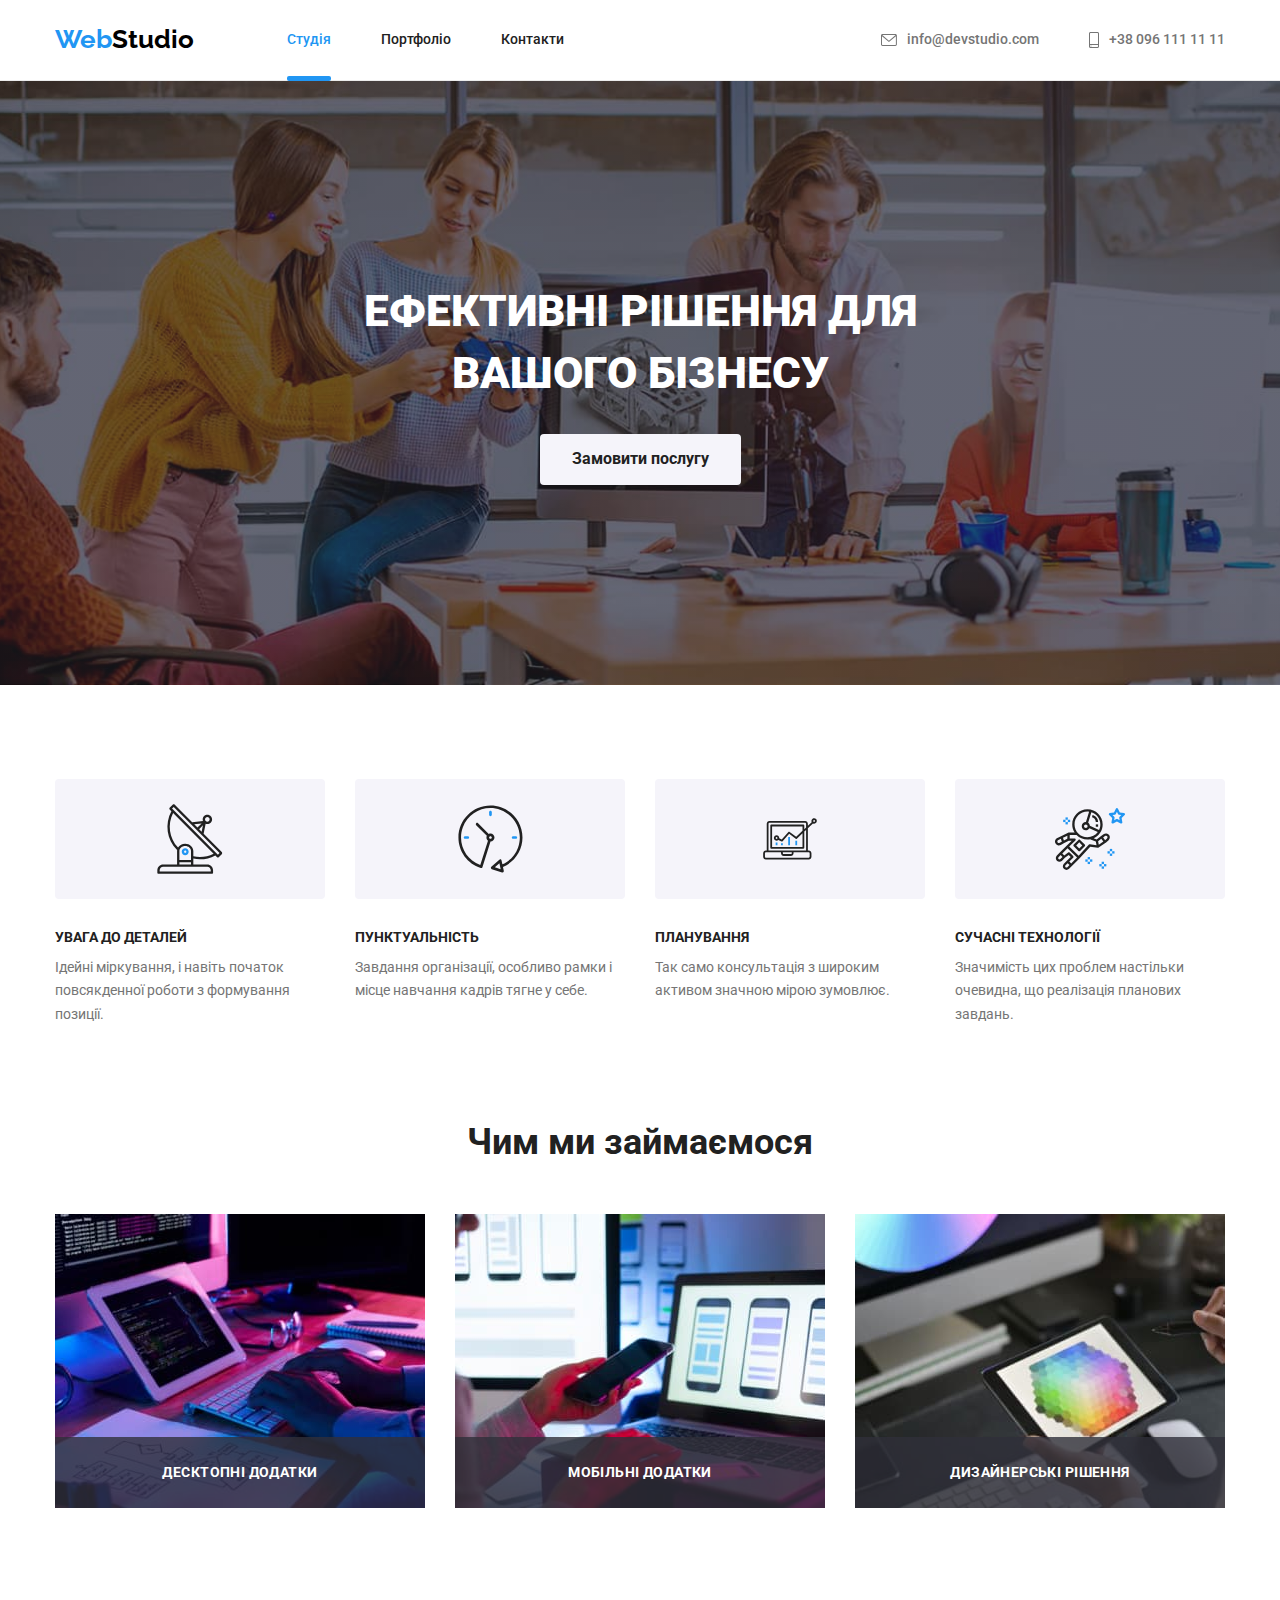
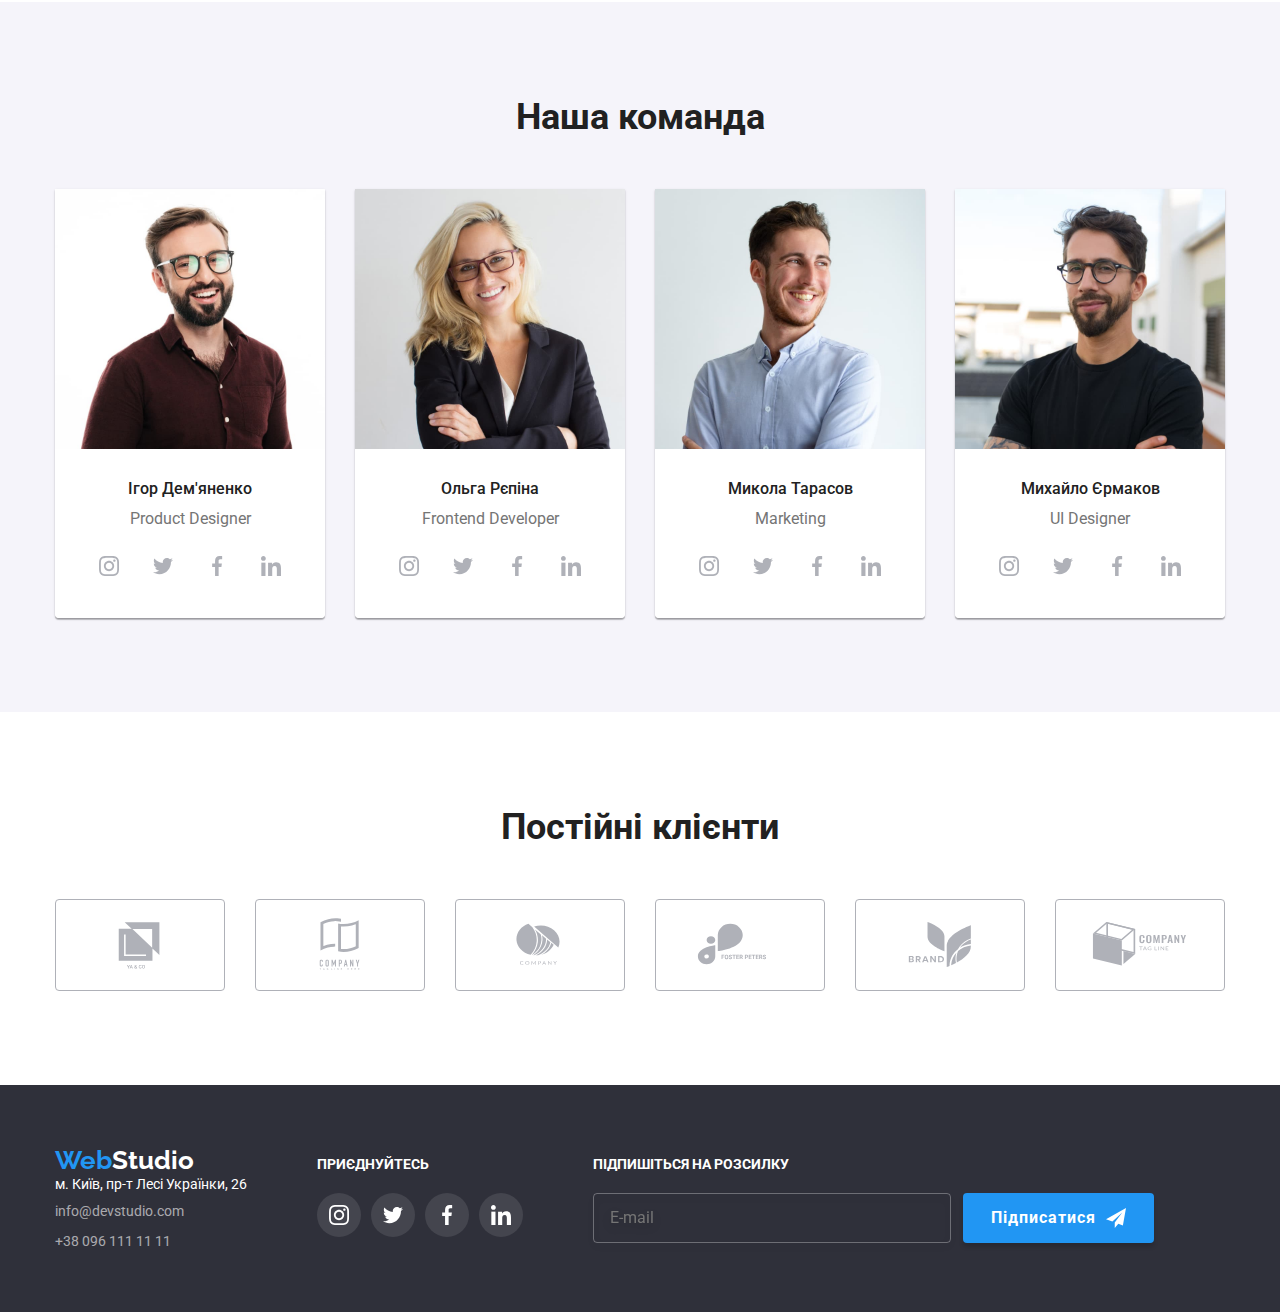
<file: index.html>
<!DOCTYPE html>
<html lang="uk">
<head>
    <meta charset="UTF-8">
    <meta http-equiv="X-UA-Compatible" content="IE=edge">
    <meta name="viewport" content="width=device-width, initial-scale=1.0">
    <title>Document</title>
    <link rel="preconnect" href="https://fonts.googleapis.com">
    <link rel="preconnect" href="https://fonts.gstatic.com" crossorigin>
    <link href="https://fonts.googleapis.com/css2?family=Raleway:wght@700&family=Roboto:wght@400;500;700;900&display=swap"
        rel="stylesheet">
    <link rel="stylesheet" href="https://cdnjs.cloudflare.com/ajax/libs/modern-normalize/1.1.0/modern-normalize.min.css">
    <link rel="stylesheet" href="./css/main.min.css">
</head>
<body>
    <header class="page-header">
        <div class="container page-header__container">
        <a href="/" class="logo-first page-header__logo-first">Web<span class="logo-second page-header__logo-second">Studio</span></a>
        <nav class="nav">        
            <ul class="list-nav">
                <li><a href="./index.html" class="list-nav__link_current">Студія</a></li>
                <li><a href="./portfolio.html" class="list-nav__link">Портфоліо</a></li>
                <li><a href="" class="list-nav__link">Контакти</a></li>
            </ul>
        </nav>
            <ul class="page-header__contacts">
            <li class="page-header__contacts-item">
                <a href="mailto:info@devstudio.com" class="page-header__contacts-link">
                    <svg class="page-header__contacts-icon" width="16px" height="12px">
                    <use href="./images/icons.svg#icon-envelope"></use>
                </svg>info@devstudio.com</a>
            </li>
            <li class="page-header__contacts-item">
                <a href="telto:+380961111111" class="page-header__contacts-link">
                    <svg class="page-header__contacts-icon" width="10px" height="16px">
                    <use href="./images/icons.svg#icon-smartphone"></use>
                </svg>+38 096 111 11 11</a>
            </li>
        </ul>
        </div>
    </header>
    <main>
        <!--Герой-->
        <section class="hero">
            <div class="container">
            <h1 class="hero__title">Ефективні рішення для <br> вашого бізнесу</h1>
            <button type="button" class="hero__button" data-modal-open>Замовити послугу</button>
            </div>
        </section>
        <!---Переваги-->
        <section class="section">
            <div class="container">
            <h2 class="visually-hidden" hidden>Переваги</h2>
            <ul class="advantages">
                <li class="advantages__item">
                    <div class="advantages__icon-block">
                    <svg width="65.32px" height="70px">
                        <use href="./images/icons.svg#icon-satellite"></use>
                    </svg>
                    </div>
                    <h3 class="advantages__title">УВАГА ДО ДЕТАЛЕЙ</h3>
                    <p class="advantages__text">Ідейні міркування, і навіть початок повсякденної роботи з формування позиції.</p>
                </li>
                <li class="advantages__item">
                    <div class="advantages__icon-block">
                    <svg width="66.96px" height="70px">
                        <use href="./images/icons.svg#icon-clock"></use>
                    </svg>
                    </div>
                    <h3 class="advantages__title" >ПУНКТУАЛЬНІСТЬ</h3>
                    <p class="advantages__text">Завдання організації, особливо рамки і місце навчання кадрів тягне у себе.</p>
                </li>
                <li class="advantages__item">
                    <div class="advantages__icon-block">
                    <svg width="70px" height="53.69px">
                        <use href="./images/icons.svg#icon-diagram"></use>
                    </svg>
                    </div>
                    <h3 class="advantages__title">ПЛАНУВАННЯ</h3>
                    <p class="advantages__text">Так само консультація з широким активом значною мірою зумовлює.</p>
                </li>
                <li class="advantages__item">
                    <div class="advantages__icon-block">
                    <svg width="70px" height="70px">
                        <use href="./images/icons.svg#icon-astronaut"></use>
                    </svg>
                    </div>
                    <h3 class="advantages__title">СУЧАСНІ ТЕХНОЛОГІЇ</h3>
                    <p class="advantages__text">Значимість цих проблем настільки очевидна, що реалізація планових завдань.</p>
                </li>
            </ul>
            </div>
        </section>
        <!--Чим займаємося-->
        <section class="section-what-we-do">
            <div class="container">
            <h2 class="section-what-we-do__title">Чим ми займаємося</h2>
            <ul class="what-we-do">
                <li>
                    <div class="what-we-do__thumb">
                    <img src="./images/box1.jpg" alt="Створення сайту" width="370">
                    <p class="what-we-do__description">Десктопні додатки</p>
                    </div>
                </li>
                <li>
                    <div class="what-we-do__thumb">
                    <img src="./images/box2.jpg" alt="Оптимізація" width="370">
                    <p class="what-we-do__description">Мобільні додатки</p>
                    </div>
                </li>
                <li>
                    <div class="what-we-do__thumb">
                    <img src="./images/box3.jpg" alt="Стилізація" width="370">
                    <p class="what-we-do__description">Дизайнерські рішення</p>
                    </div>
                </li>
            </ul>
            </div>
        </section>
        <!--Наша команда-->
        <section class="section section-team">
            <div class="container">
            <h2 class="section-team__title">Наша команда</h2>
            <ul class="our-team">
                <li class="our-team__worker">
                    <img class="our-team__photos" src="./images/img.jpg" alt="Ігор" width="270">
                    <div class="our-team__info">
                    <h3 class="our-team__names">Ігор Дем'яненко</h3>
                    <p lang="en" class="our-team__positions">Product Designer</p>
                    <ul class="our-team__sns-list">
                        <li class="our-team__sns-item">
                            <a href="" class="our-team__sns-link">
                                <svg class="our-team__sns-icon" width="20px" height="20px" aria-label="instagram" lang="en">
                                    <use href="./images/icons.svg#icon-instagram"></use>
                                </svg>
                            </a>
                        </li>
                        <li class="our-team__sns-item">
                            <a href="" class="our-team__sns-link">
                                <svg class="our-team__sns-icon" width="20px" height="20px" aria-label="twitter" lang="en">
                                    <use href="./images/icons.svg#icon-twitter"></use>
                                </svg>
                            </a>
                        </li>
                        <li class="our-team__sns-item">
                            <a href="" class="our-team__sns-link">
                                <svg class="our-team__sns-icon" width="20px" height="20px" aria-label="facebook" lang="en">
                                    <use href="./images/icons.svg#icon-facebook"></use>
                                </svg>
                            </a>
                        </li>
                        <li class="our-team__sns-item">
                            <a href="" class="our-team__sns-link">
                                <svg class="our-team__sns-icon" width="20px" height="20px" aria-label="linkedin" lang="en">
                                    <use href="./images/icons.svg#icon-linkedin"></use>
                                </svg>
                            </a>
                        </li>
                    </ul>
                    </div>
                </li>
                <li class="our-team__worker">
                    <img class="our-team__photos" src="./images/img1.jpg" alt="Ольга" width="270">
                    <div class="our-team__info">
                    <h3 class="our-team__names">Ольга Рєпіна</h3>
                    <p lang="en" class="our-team__positions">Frontend Developer</p>
                    <ul class="our-team__sns-list">
                        <li class="our-team__sns-item">
                            <a href="" class="our-team__sns-link">
                                <svg class="our-team__sns-icon" width="20px" height="20px" aria-label="instagram" lang="en">
                                    <use href="./images/icons.svg#icon-instagram"></use>
                                </svg>
                            </a>
                        </li>
                        <li class="our-team__sns-item">
                            <a href="" class="our-team__sns-link">
                                <svg class="our-team__sns-icon" width="20px" height="20px" aria-label="twitter" lang="en">
                                    <use href="./images/icons.svg#icon-twitter"></use>
                                </svg>
                            </a>
                        </li>
                        <li class="our-team__sns-item">
                            <a href="" class="our-team__sns-link">
                                <svg class="our-team__sns-icon" width="20px" height="20px" aria-label="facebook" lang="en">
                                    <use href="./images/icons.svg#icon-facebook"></use>
                                </svg>
                            </a>
                        </li>
                        <li class="our-team__sns-item">
                            <a href="" class="our-team__sns-link">
                                <svg class="our-team__sns-icon" width="20px" height="20px" aria-label="linkedin" lang="en">
                                    <use href="./images/icons.svg#icon-linkedin"></use>
                                </svg>
                            </a>
                        </li>
                    </ul>
                    </div>
                </li>
                <li class="our-team__worker">
                    <img class="our-team__photos" src="./images/img2.jpg" alt="Микола" width="270">
                    <div class="our-team__info">
                    <h3 class="our-team__names">Микола Тарасов</h3>
                    <p lang="en" class="our-team__positions">Marketing</p>
                    <ul class="our-team__sns-list">
                        <li class="our-team__sns-item">
                            <a href="" class="our-team__sns-link">
                                <svg class="our-team__sns-icon" width="20px" height="20px" aria-label="instagram" lang="en">
                                    <use href="./images/icons.svg#icon-instagram"></use>
                                </svg>
                            </a>
                        </li>
                        <li class="our-team__sns-item">
                            <a href="" class="our-team__sns-link">
                                <svg class="our-team__sns-icon" width="20px" height="20px" aria-label="twitter" lang="en">
                                    <use href="./images/icons.svg#icon-twitter"></use>
                                </svg>
                            </a>
                        </li>
                        <li class="our-team__sns-item">
                            <a href="" class="our-team__sns-link">
                                <svg class="our-team__sns-icon" width="20px" height="20px" aria-label="facebook" lang="en">
                                    <use href="./images/icons.svg#icon-facebook"></use>
                                </svg>
                            </a>
                        </li>
                        <li class="our-team__sns-item">
                            <a href="" class="our-team__sns-link">
                                <svg class="our-team__sns-icon" width="20px" height="20px" aria-label="linkedin" lang="en">
                                    <use href="./images/icons.svg#icon-linkedin"></use>
                                </svg>
                            </a>
                        </li>
                    </ul>
                    </div>
                </li>
                <li class="our-team__worker">
                    <img class="our-team__photos" src="./images/img3.jpg" alt="Михайло" width="270">
                    <div class="our-team__info">
                    <h3 class="our-team__names">Михайло Єрмаков</h3>
                    <p lang="en" class="our-team__positions">UI Designer</p>
                    <ul class="our-team__sns-list">
                        <li class="our-team__sns-item">
                            <a href="" class="our-team__sns-link">
                                <svg class="our-team__sns-icon" width="20px" height="20px" aria-label="instagram" lang="en">
                                    <use href="./images/icons.svg#icon-instagram"></use>
                                </svg>
                            </a>
                        </li>
                        <li class="our-team__sns-item">
                            <a href="" class="our-team__sns-link">
                                <svg class="our-team__sns-icon" width="20px" height="20px" aria-label="twitter" lang="en">
                                    <use href="./images/icons.svg#icon-twitter"></use>
                                </svg>
                            </a>
                        </li>
                        <li class="our-team__sns-item">
                            <a href="" class="our-team__sns-link">
                                <svg class="our-team__sns-icon" width="20px" height="20px" aria-label="facebook" lang="en">
                                    <use href="./images/icons.svg#icon-facebook"></use>
                                </svg>
                            </a>
                        </li>
                        <li class="our-team__sns-item">
                            <a href="" class="our-team__sns-link">
                                <svg class="our-team__sns-icon" width="20px" height="20px" aria-label="linkedin" lang="en">
                                    <use href="./images/icons.svg#icon-linkedin"></use>
                                </svg>
                            </a>
                        </li>
                    </ul>
                    </div>
                </li>
            </ul>
            </div>
        </section>
        <!--Постійні клієнти-->
        <section class="section">
            <div class="container">
                <h2 class="customers">Постійні клієнти</h2>
                <ul class="customers-list">
                    <li class="customers-list__item">
                        <a href="" class="customers-list__link">
                        <svg class="customers-list__icon" width="106" height="60">
                            <use href="./images/icons.svg#icon-yaco"></use>
                        </svg>
                        </a>
                    </li>
                    <li class="customers-list__item">
                        <a href="" class="customers-list__link">
                        <svg class="customers-list__icon" width="106" height="60">
                            <use href="./images/icons.svg#icon-tagline"></use>
                        </svg>
                        </a>
                    </li>
                    <li class="customers-list__item">
                        <a href="" class="customers-list__link">
                        <svg class="customers-list__icon" width="106" height="60">
                            <use href="./images/icons.svg#icon-company"></use>
                        </svg>
                        </a>
                    </li>
                    <li class="customers-list__item">
                        <a href="" class="customers-list__link">
                        <svg class="customers-list__icon" width="106" height="60">
                            <use href="./images/icons.svg#icon-foster"></use>
                        </svg>
                        </a>
                    </li>
                    <li class="customers-list__item">
                        <a href="" class="customers-list__link">
                        <svg class="customers-list__icon" width="106" height="60">
                            <use href="./images/icons.svg#icon-brand"></use>
                        </svg>
                        </a>
                    </li>
                    <li class="customers-list__item">
                        <a href="" class="customers-list__link">
                        <svg class="customers-list__icon" width="106" height="60">
                            <use href="./images/icons.svg#icon-client"></use>
                        </svg>
                        </a>
                    </li>
                </ul>
            </div>
        </section>
    </main>
    <footer class="footer">
        <div class="container footer-container">
        <div>
        <a href="/" class="logo-first">Web<span class="logo-footer">Studio</span></a>
        <address>
            <p class="footer__address">м. Київ, пр-т Лесі Українки, 26</p>
            <ul class="footer__contacts">
                <li class="footer__mail-tel"><a href="mailto:info@devstudio.com" class="footer__contacts-link">info@devstudio.com</a></li>
                <li class="footer__mail-tel"><a href="telto:+380961111111" class="footer__contacts-link">+38 096 111 11 11</a></li>
            </ul>
        </address>
        </div>
        <div class="join">
        <h2 class="join__title">Приєднуйтесь</h2>
        <ul class="join__sns-list">
            <li class="join__sns-item">
                <a href="" class="join__sns-link">
                    <svg class="join__icon" width="20px" height="20px">
                        <use href="./images/icons.svg#icon-instagram"></use>
                    </svg>
                </a>
            </li>
            <li class="join__sns-item">
                <a href="" class="join__sns-link">
                    <svg class="join__icon" width="20px" height="20px">
                        <use href="./images/icons.svg#icon-twitter"></use>
                    </svg>
                </a>
            </li>
            <li class="join__sns-item">
                <a href="" class="join__sns-link">
                    <svg class="join__icon" width="20px" height="20px">
                        <use href="./images/icons.svg#icon-facebook"></use>
                    </svg>
                </a>
            </li>
            <li class="join__sns-item">
                <a href="" class="join__sns-link">
                    <svg class="join__icon" width="20px" height="20px">
                        <use href="./images/icons.svg#icon-linkedin"></use>
                    </svg>
                </a>
            </li>
        </ul>
        </div>
        <form class="footer__subscribe">
            <b class="footer__subscribe-title">Підпишіться на розсилку</b> 
            <label class="footer__user-email">
                <span class="footer__subscribe-thumb">
                    <input type="email" name="useremail" placeholder="E-mail" class="footer__user-input" />
                    <a href="" class="footer__subscribe-link">
                        Підписатися
                        <svg class="footer__subscribe-icon" width="20px" height="20px">
                            <use href="./images/icons.svg#icon-send"></use>
                        </svg>
                    </a>
                </span>
            </label>
        </form>
        </div>
        
    </footer>
    <!--Modal window-->
    <div class="backdrop is-hidden" data-modal>
        <div class="modal-window">
            <button class="modal-window__button-close" data-modal-close>
            <svg class="modal-window__icon-close" width="18px" height="18px">
                <use href="./images/icons.svg#icon-close"></use>
            </svg>
            </button>                        
            <form class="modal-window__form">
                <b class="modal-window__form-title">Залиште свої дані, ми вам передзвонимо</b>
                <label class="modal-window__user-data">
                    <span class="modal-window__user-data-label">Ім'я</span>    
                    <span class="modal-window__icon-thumb"> 
                    <input type="text" name="username" class="modal-window__user-input"/>     
                    <svg class="modal-window__form-icon" width="18px" height="18px">
                        <use href="./images/icons.svg#icon-person"></use>
                    </svg>                    
                    </span> 
                </label>
                <label class="modal-window__user-data">
                    <span class="modal-window__user-data-label">Телефон</span>
                    <span class="modal-window__icon-thumb">
                    <input type="tel" name="usertel" class="modal-window__user-input"/>
                    <svg class="modal-window__form-icon" width="18px" height="18px">
                        <use href="./images/icons.svg#icon-tel"></use>
                    </svg>
                    </span>
                </label>
                <label class="modal-window__user-data">
                    <span class="modal-window__user-data-label">Пошта</span>
                    <span class="modal-window__icon-thumb">                    
                    <input type="email" name="useremail" class="modal-window__user-input"/>
                    <svg class="modal-window__form-icon" width="18px" height="18px">
                        <use href="./images/icons.svg#icon-email"></use>
                    </svg>
                    </span>
                </label>
                <label class="modal-window__user-data-comment">
                    <span class="modal-window__user-data-label">Коментар</span>
                    <textarea name="usercomment" placeholder="Введіть текст" class="modal-window__comment"></textarea>
                </label>
                <label class="modal-window__checkbox-wrapper">
                    <input type="checkbox" name="useragree" class="modal-window__checkbox visually-hidden"/>
                    <svg class="modal-window__check" width="16px" height="16px">
                        <use href="./images/icons.svg#icon-check" class="modal-window__check-icon"></use>
                    </svg>
                    Погоджуюся з розсилкою та приймаю&nbsp;<a href="" class="modal-window__contract-check">Умови договору</a> 
                </label>
                <button type="submit" class="modal-window__btn-send">Відправити</button>
            </form>
        </div>
    </div>
    <script src="./js/modal.js"></script>
</body>
</html>
</file>
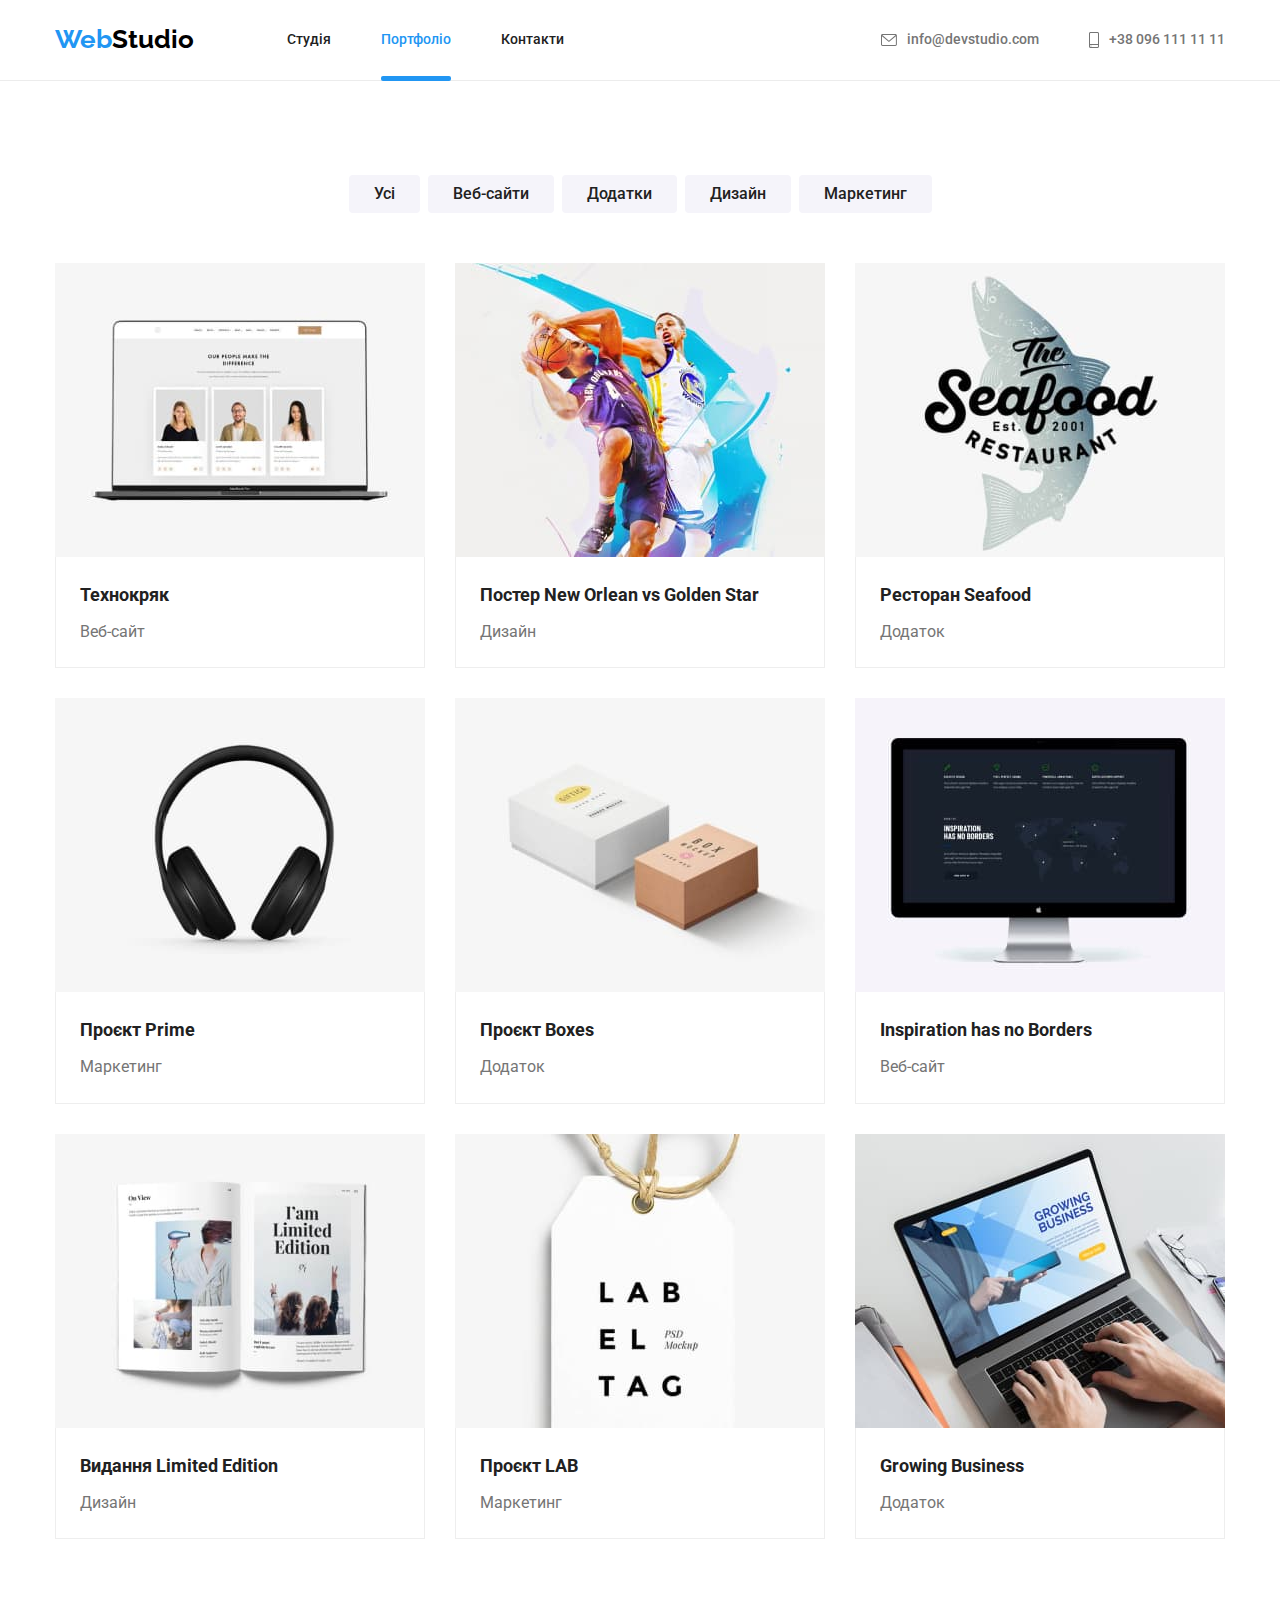
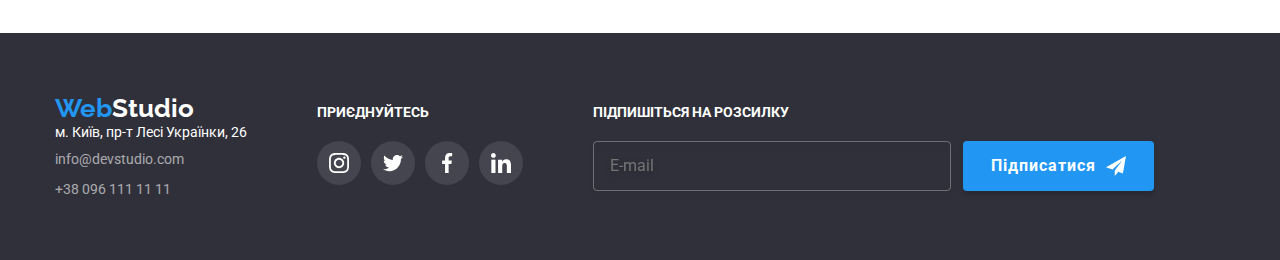
<file: portfolio.html>
<!DOCTYPE html>
<html lang="uk">
<head>
    <meta charset="UTF-8">
    <meta http-equiv="X-UA-Compatible" content="IE=edge">
    <meta name="viewport" content="width=device-width, initial-scale=1.0">
    <title>Document</title>
    <link rel="preconnect" href="https://fonts.googleapis.com">
    <link rel="preconnect" href="https://fonts.gstatic.com" crossorigin>
    <link href="https://fonts.googleapis.com/css2?family=Raleway:wght@700&family=Roboto:wght@400;500;700;900&display=swap"
        rel="stylesheet">
    <link rel="stylesheet" href="https://cdnjs.cloudflare.com/ajax/libs/modern-normalize/1.1.0/modern-normalize.min.css">
    <link rel="stylesheet" href="./css/main.min.css">
</head>
<body>
    <header class="page-header">
        <div class="container page-header__container">
            <a href="/" class="logo-first page-header__logo-first">Web<span
                    class="logo-second page-header__logo-second">Studio</span></a>
            <nav class="nav">
                <ul class="list-nav">
                    <li><a href="./index.html" class="list-nav__link">Студія</a></li>
                    <li><a href="./portfolio.html" class="list-nav__link_current">Портфоліо</a></li>
                    <li><a href="" class="list-nav__link">Контакти</a></li>
                </ul>
            </nav>
            <ul class="page-header__contacts">
                <li class="page-header__contacts-item">
                    <a href="mailto:info@devstudio.com" class="page-header__contacts-link">
                        <svg class="page-header__contacts-icon" width="16px" height="12px">
                            <use href="./images/icons.svg#icon-envelope"></use>
                        </svg>info@devstudio.com</a>
                </li>
                <li class="page-header__contacts-item">
                    <a href="telto:+380961111111" class="page-header__contacts-link">
                        <svg class="page-header__contacts-icon" width="10px" height="16px">
                            <use href="./images/icons.svg#icon-smartphone"></use>
                        </svg>+38 096 111 11 11</a>
                </li>
            </ul>
        </div>
    </header>
    <main>
        <section class="section">
            <div class="container">
            <h1 class="visually-hidden" hidden>portfolio</h1>
            <ul class="nav-buttons">
                <li>
                    <button type="button" class="nav-buttons__filter">Усі</button>
                </li>
                <li>
                    <button type="button" class="nav-buttons__filter">Веб-сайти</button>
                </li>
                <li>
                    <button type="button" class="nav-buttons__filter">Додатки</button>
                </li>
                <li>
                    <button type="button" class="nav-buttons__filter">Дизайн</button>
                </li>
                <li>
                    <button type="button" class="nav-buttons__filter">Маркетинг</button>
                </li>
            </ul>
            <ul class="work-example">
                <li class="work-example__item">
                    <a href="" class="work-example__link">
                     <div class="work-example__thumb">
                      <img src="./images/web.jpg" alt="website" width="370">
                      <p class="work-example__overlay">Ресурс пропонує комплексні пропозиції з різним рівнем функціоналу та сервісів. Все це дозволить відвідувачу отримати вичерпні відомості про компанію чи приватну особу.</p>
                     </div>
                       <div class="work-example__title-description">
                         <h2 class="work-example__title">Технокряк</h3>
                         <p class="work-example__description">Веб-сайт</p>
                       </div>
                    </a>
                </li>
                <li class="work-example__item">
                    <a href="" class="work-example__link">
                     <div class="work-example__thumb">
                      <img src="./images/design.jpg" alt="poster" width="370">
                      <p class="work-example__overlay">Ресурс пропонує комплексні пропозиції з різним рівнем функціоналу та сервісів. Все це дозволить відвідувачу отримати вичерпні відомості про компанію чи приватну особу.</p>
                     </div>                    
                       <div class="work-example__title-description">
                         <h2 class="work-example__title">Постер <span lang="en">New Orlean vs Golden Star</span></h3>
                         <p class="work-example__description">Дизайн</p>
                       </div>
                    </a>
                </li>
                <li class="work-example__item">
                    <a href="" class="work-example__link">
                     <div class="work-example__thumb">
                      <img src="./images/app.jpg" alt="restaurant" width="370">
                      <p class="work-example__overlay">Ресурс пропонує комплексні пропозиції з різним рівнем функціоналу та сервісів. Все це дозволить відвідувачу отримати вичерпні відомості про компанію чи приватну особу.</p>
                     </div>
                       <div class="work-example__title-description">
                         <h2 class="work-example__title">Ресторан <span lang="en">Seafood</span></h3>
                         <p class="work-example__description">Додаток</p>
                       </div>
                       
                    </a>
                </li>
                <li class="work-example__item">
                    <a href="" class="work-example__link">
                     <div class="work-example__thumb">
                      <img src="./images/marketing.jpg" alt="headphones" width="370">
                      <p class="work-example__overlay">Ресурс пропонує комплексні пропозиції з різним рівнем функціоналу та сервісів. Все це дозволить відвідувачу отримати вичерпні відомості про компанію чи приватну особу.</p>
                     </div>                    
                       <div class="work-example__title-description">
                         <h2 class="work-example__title">Проєкт <span lang="en">Prime</span></h3>
                         <p class="work-example__description">Маркетинг</p>
                       </div>                       
                    </a>
                </li>
                <li class="work-example__item">
                    <a href="" class="work-example__link">
                     <div class="work-example__thumb">
                      <img src="./images/appbox.jpg" alt="boxes" width="370">
                      <p class="work-example__overlay">Ресурс пропонує комплексні пропозиції з різним рівнем функціоналу та сервісів. Все це дозволить відвідувачу отримати вичерпні відомості про компанію чи приватну особу.</p>
                     </div>                    
                       <div class="work-example__title-description">
                         <h2 class="work-example__title">Проєкт <span lang="en">Boxes</span></h3>
                         <p class="work-example__description">Додаток</p>
                       </div>                       
                    </a>
                </li>
                <li class="work-example__item">
                    <a href="" class="work-example__link">
                     <div class="work-example__thumb">
                      <img src="./images/webscreen.jpg" alt="screen" width="370">
                      <p class="work-example__overlay">Ресурс пропонує комплексні пропозиції з різним рівнем функціоналу та сервісів. Все це дозволить відвідувачу отримати вичерпні відомості про компанію чи приватну особу.</p>
                     </div>                    
                       <div class="work-example__title-description">
                         <h2 lang="en" class="work-example__title">Inspiration has no Borders</h3>
                         <p class="work-example__description">Веб-сайт</p>
                       </div>                       
                    </a>
                </li>
                <li class="work-example__item">
                    <a href="" class="work-example__link">
                     <div class="work-example__thumb">
                      <img src="./images/designbook.jpg" alt="book" width="370">
                      <p class="work-example__overlay">Ресурс пропонує комплексні пропозиції з різним рівнем функціоналу та сервісів. Все це дозволить відвідувачу отримати вичерпні відомості про компанію чи приватну особу.</p>
                     </div>                    
                       <div class="work-example__title-description">
                         <h2 class="work-example__title">Видання <span lang="en">Limited Edition</span></h3>
                         <p class="work-example__description">Дизайн</p>
                       </div>                       
                    </a>
                </li>
                <li class="work-example__item">
                    <a href="" class="work-example__link">
                     <div class="work-example__thumb">
                      <img src="./images/lab.jpg" alt="lab" width="370">
                      <p class="work-example__overlay">Ресурс пропонує комплексні пропозиції з різним рівнем функціоналу та сервісів. Все це дозволить відвідувачу отримати вичерпні відомості про компанію чи приватну особу.</p>
                     </div>                    
                       <div class="work-example__title-description">
                         <h2 class="work-example__title">Проєкт <span lang="en">LAB</span></h3>
                         <p class="work-example__description">Маркетинг</p>
                       </div>                       
                    </a>
                </li>
                <li class="work-example__item">
                    <a href="" class="work-example__link">
                     <div class="work-example__thumb">
                      <img src="./images/business.jpg" alt="laptop" width="370">
                      <p class="work-example__overlay">Ресурс пропонує комплексні пропозиції з різним рівнем функціоналу та сервісів. Все це дозволить відвідувачу отримати вичерпні відомості про компанію чи приватну особу.</p>
                     </div>                    
                       <div class="work-example__title-description">
                         <h2 lang="en" class="work-example__title">Growing Business</h3>
                         <p class="work-example__description">Додаток</p>
                       </div>                       
                    </a>
                </li>
            </ul>
            </div>
        </section>
    </main>
    <footer class="footer">
        <div class="container footer-container">
            <div>
                <a href="/" class="logo-first">Web<span class="logo-footer">Studio</span></a>
                <address>
                    <p class="footer__address">м. Київ, пр-т Лесі Українки, 26</p>
                    <ul class="footer__contacts">
                        <li class="footer__mail-tel"><a href="mailto:info@devstudio.com"
                                class="footer__contacts-link">info@devstudio.com</a></li>
                        <li class="footer__mail-tel"><a href="telto:+380961111111" class="footer__contacts-link">+38 096 111
                                11 11</a></li>
                    </ul>
                </address>
            </div>
            <div class="join">
                <h2 class="join__title">Приєднуйтесь</h2>
                <ul class="join__sns-list">
                    <li class="join__sns-item">
                        <a href="" class="join__sns-link">
                            <svg class="join__icon" width="20px" height="20px">
                                <use href="./images/icons.svg#icon-instagram"></use>
                            </svg>
                        </a>
                    </li>
                    <li class="join__sns-item">
                        <a href="" class="join__sns-link">
                            <svg class="join__icon" width="20px" height="20px">
                                <use href="./images/icons.svg#icon-twitter"></use>
                            </svg>
                        </a>
                    </li>
                    <li class="join__sns-item">
                        <a href="" class="join__sns-link">
                            <svg class="join__icon" width="20px" height="20px">
                                <use href="./images/icons.svg#icon-facebook"></use>
                            </svg>
                        </a>
                    </li>
                    <li class="join__sns-item">
                        <a href="" class="join__sns-link">
                            <svg class="join__icon" width="20px" height="20px">
                                <use href="./images/icons.svg#icon-linkedin"></use>
                            </svg>
                        </a>
                    </li>
                </ul>
            </div>
            <form class="footer__subscribe">
                <b class="footer__subscribe-title">Підпишіться на розсилку</b>
                <label class="footer__user-email">
                    <span class="footer__subscribe-thumb">
                        <input type="email" name="useremail" placeholder="E-mail" class="footer__user-input" />
                        <a href="" class="footer__subscribe-link">
                            Підписатися
                            <svg class="footer__subscribe-icon" width="20px" height="20px">
                                <use href="./images/icons.svg#icon-send"></use>
                            </svg>
                        </a>
                    </span>
                </label>
            </form>
        </div>
    
    </footer>
</body>
</html>
</file>
<file: css/main.min.css>
:root{--primary-text-color: #212121;--secondary-text-color: #757575;--accent-color: #2196F3;--button-text: #fff;--background: #2F303A;--button-background: #F5F4FA;--icon-color: #AFB1B8}.visually-hidden{position:absolute;width:1px;height:1px;margin:-1px;border:0;padding:0;white-space:nowrap;clip-path:inset(100%);clip:rect(0 0 0 0);overflow:hidden}body{background-color:var(--button-text);color:var(--primary-text-color);font-family:Roboto,sans-serif}h1,h2,h3,h4,h5,h6,p,b{margin-top:0;margin-bottom:0}ul{list-style:none;margin-top:0;margin-bottom:0;padding-left:0}img{display:block}a{text-decoration:none}.section{padding-top:94px;padding-bottom:94px}.container{width:1200px;margin-left:auto;margin-right:auto;padding-left:15px;padding-right:15px}.logo-first,.logo-footer{color:var(--accent-color);font-family:Raleway,serif;font-weight:700;font-size:26px;line-height:1.2}.logo-second{color:#000}.logo-footer{color:var(--button-text)}.logo-first,.logo-footer{display:inline-block}.page-header__contacts{display:flex;column-gap:50px;margin-left:auto}.page-header__contacts-link{display:flex;align-items:center;color:var(--secondary-text-color);font-weight:500;font-size:14px;line-height:1.5;transition-property:color;transition-duration:250ms;transition-timing-function:cubic-bezier(0.4, 0, 0.2, 1)}.page-header__contacts-link:hover,.page-header__contacts-link:focus{color:var(--accent-color)}.page-header__contacts-icon{margin-right:10px;fill:currentColor;cursor:pointer}.footer__contacts-link{color:rgba(255,255,255,.6);font-size:14px;line-height:1.5;font-style:normal;transition-property:color;transition-duration:250ms;transition-timing-function:cubic-bezier(0.4, 0, 0.2, 1)}.footer__contacts-link:hover,.footer__contacts-link:focus{color:var(--accent-color)}.our-team__sns-list{display:flex;justify-content:center;column-gap:10px}.our-team__sns-link{width:44px;height:44px;display:flex;justify-content:center;align-items:center;transition-property:background-color;transition-duration:250ms;transition-timing-function:cubic-bezier(0.4, 0, 0.2, 1)}.our-team__sns-link:hover,.our-team__sns-link:focus{background-color:var(--accent-color);border-radius:50%}.our-team__sns-icon{fill:var(--icon-color);transition-property:fill;transition-duration:250ms;transition-timing-function:cubic-bezier(0.4, 0, 0.2, 1)}.our-team__sns-link:hover .our-team__sns-icon,.our-team__sns-link:focus .our-team__sns-icon{fill:var(--button-text);cursor:pointer}.join__sns-list{display:flex;column-gap:10px}.join__sns-link{width:44px;height:44px;display:flex;justify-content:center;align-items:center;border-radius:50%;background-color:rgba(255,255,255,.1);fill:var(--button-text);transition-property:background-color;transition-duration:250ms;transition-timing-function:cubic-bezier(0.4, 0, 0.2, 1)}.join__sns-link:hover,.join__sns-link:focus{background-color:var(--accent-color);border-radius:50%}.hero__title{color:var(--button-text);font-weight:900;font-size:44px;line-height:1.4;text-align:center;text-transform:uppercase;margin-bottom:30px}.backdrop{position:fixed;top:0;left:0;width:100%;height:100%;background-color:rgba(0,0,0,.2);z-index:10;opacity:1;transition-property:opacity,visibility;transition-duration:250ms;transition-timing-function:cubic-bezier(0.4, 0, 0.2, 1)}.backdrop.is-hidden{visibility:hidden;opacity:0;pointer-events:none}.modal-window{position:absolute;top:50%;left:50%;transform:translate(-50%, -50%);min-width:528px;min-height:581px;background-color:var(--button-text);padding:40px}.modal-window__button-close{position:absolute;top:8px;right:8px;display:flex;justify-content:center;align-items:center;width:30px;height:30px;padding:0;background-color:rgba(0,0,0,0);border:solid;border-width:1px;border-radius:50%;border-color:rgba(0,0,0,.1);cursor:pointer;transition-property:fill;transition-duration:250ms;transition-timing-function:cubic-bezier(0.4, 0, 0.2, 1)}.modal-window__button-close:hover,.modal-window__button-close:focus{fill:var(--accent-color)}.modal-window__form{display:flex;flex-direction:column}.modal-window__form-title{display:block;font-size:20px;line-height:1.2;letter-spacing:.03em;text-align:center;color:var(--primary-text-color);margin-bottom:12px}.modal-window__user-data{margin-bottom:10px}.modal-window__user-data-label{font-size:12px;line-height:1.2px;letter-spacing:.01em;color:var(--secondary-text-color);margin-bottom:4px}.modal-window__icon-thumb{position:relative;display:block}.modal-window__form-icon{position:absolute;top:50%;left:12px;transform:translateY(-50%);display:block}.modal-window__user-input,.modal-window__comment{width:100%;border:1px solid rgba(33,33,33,.2);border-radius:4px;outline:none;transition-property:border-color;transition-duration:250ms;transition-timing-function:cubic-bezier(0.4, 0, 0.2, 1)}.modal-window__user-input{height:40px;padding-left:42px}.modal-window__user-input:focus{border-color:var(--accent-color);cursor:pointer}.modal-window__form-icon{transition-property:fill;transition-duration:250ms;transition-timing-function:cubic-bezier(0.4, 0, 0.2, 1)}.modal-window__user-input:focus+.modal-window__form-icon{fill:var(--accent-color);cursor:pointer}.modal-window__user-data-comment{margin-bottom:25px}.modal-window__comment{height:120px;resize:none;padding:12px 16px}.modal-window__comment:focus{border-color:var(--accent-color);cursor:pointer}.modal-window__comment::placeholder{font-size:12px;line-height:1.2;letter-spacing:.01em;color:rgba(117,117,117,.5)}.modal-window__checkbox-wrapper{display:flex;align-items:center;margin-bottom:30px;font-size:14px;line-height:1.7;letter-spacing:.03em;color:var(--secondary-text-color)}.modal-window__check{border-width:1px;border-color:var(--primary-text-color);border-style:solid;border-radius:2px;padding:4px 2px 3px 3px;margin-right:7px;cursor:pointer;fill:#fff}.modal-window__checkbox:checked+.modal-window__check{background-color:var(--accent-color);border-color:var(--accent-color)}.modal-window__contract-check{text-decoration:underline;font-size:14px;line-height:1.7;letter-spacing:.03em;color:var(--accent-color)}.modal-window__btn-send{align-self:center;background-color:var(--accent-color);color:var(--button-text);border-color:rgba(0,0,0,0);box-shadow:0px 4px 4px rgba(0,0,0,.15);cursor:pointer;font-family:inherit;font-weight:700;font-size:16px;line-height:1.9;letter-spacing:.06em;border-radius:4px;border:none;padding:10px 52px;transition-property:background-color,box-shadow;transition-duration:250ms;transition-timing-function:cubic-bezier(0.4, 0, 0.2, 1)}.modal-window__btn-send:hover,.modal-window__btn-send:focus{background-color:#188ce8;box-shadow:0px 4px 4px rgba(0,0,0,.15)}.work-example__thumb{position:relative;overflow:hidden}.work-example__overlay{position:absolute;top:0;left:0;width:100%;height:100%;background-color:rgba(33,150,243,.9);color:#fff;padding:63px 24px;font-family:inherit;font-size:18px;line-height:1.5;letter-spacing:.03em;transform:translateY(100%);transition:transform 250ms cubic-bezier(0.4, 0, 0.2, 1)}.work-example__link:hover .work-example__overlay,.work-example__link:focus .work-example__overlay{transform:translateY(0%)}.page-header__container{display:flex;align-items:center}.page-header{border-bottom-width:1px;border-bottom-style:solid;border-bottom-color:#ececec;padding-top:24px;padding-bottom:25px}.nav{margin-left:93px}.list-nav{display:flex;column-gap:50px}.list-nav__link{color:var(--primary-text-color);font-weight:500;font-size:14px;line-height:1.5;position:relative;display:block;transition-property:color;transition-duration:250ms;transition-timing-function:cubic-bezier(0.4, 0, 0.2, 1)}.list-nav__link::after{content:" ";display:block;width:100%;height:5px;background-color:var(--accent-color);border-radius:2px;position:absolute;bottom:-31px;opacity:0;transition:opacity 250ms cubic-bezier(0.4, 0, 0.2, 1)}.list-nav__link:hover,.list-nav__link:focus{color:var(--accent-color)}.list-nav__link:hover::after,.list-nav__link:focus::after{opacity:1}.list-nav__link_current{color:var(--accent-color);font-weight:500;font-size:14px;line-height:1.5;position:relative;display:block;transition-property:color;transition-duration:250ms;transition-timing-function:cubic-bezier(0.4, 0, 0.2, 1)}.list-nav__link_current::after{content:" ";display:block;width:100%;height:5px;background-color:var(--accent-color);border-radius:2px;position:absolute;bottom:-31px;opacity:0;transition:opacity 250ms cubic-bezier(0.4, 0, 0.2, 1)}.list-nav__link_current:hover,.list-nav__link_current:focus{color:var(--accent-color)}.list-nav__link_current:hover::after,.list-nav__link_current:focus::after{opacity:1}.list-nav__link_current::after{opacity:1}.hero{text-align:center;max-width:1600px;margin-left:auto;margin-right:auto;padding-top:200px;padding-bottom:200px;background-image:linear-gradient(to right, rgba(47, 48, 58, 0.4), rgba(47, 48, 58, 0.4)),url("../images/hero.jpg");background-size:cover;background-position:center;background-repeat:no-repeat}.hero__button{background-color:var(--button-background);color:var(--primary-text-color);border-color:rgba(0,0,0,0);cursor:pointer;font-family:inherit;font-weight:700;font-size:16px;line-height:1.9;border-radius:4px;border:none;padding:10px 32px;transition-property:color,background-color,box-shadow;transition-duration:250ms;transition-timing-function:cubic-bezier(0.4, 0, 0.2, 1)}.hero__button:hover,.hero__button:focus{background-color:var(--accent-color);color:var(--button-text);border-radius:4px;box-shadow:0px 4px 4px rgba(0,0,0,.15)}.advantages__icon-block{width:270px;height:120px;background-color:var(--button-background);border-radius:4px;margin-bottom:30px;display:flex;justify-content:center;align-items:center}.advantages__item{max-width:270px}.advantages__title{font-weight:700;font-size:14px;line-height:1.2;margin-bottom:10px}.advantages__text{color:var(--secondary-text-color);font-size:14px;line-height:1.7}.advantages{display:flex;column-gap:30px}.section-what-we-do{padding-bottom:94px}.section-what-we-do__title{font-weight:700;font-size:36px;line-height:1.2;text-align:center;margin-bottom:50px}.what-we-do{display:flex;column-gap:30px}.what-we-do__thumb{position:relative;display:block}.what-we-do__description{position:absolute;bottom:0;width:100%;display:block;padding-top:27px;padding-bottom:27px;background-color:rgba(47,48,58,.8);color:var(--button-text);font-weight:700;font-size:14px;line-height:1.2;text-align:center;text-transform:uppercase;letter-spacing:.03em;font-family:inherit}.section-team{background-color:var(--button-background)}.section-team__title{font-weight:700;font-size:36px;line-height:1.2;text-align:center;margin-bottom:50px}.our-team__names{font-weight:500;font-size:16px;line-height:1.2;margin-bottom:10px}.our-team__positions{color:var(--secondary-text-color);line-height:1.2;margin-bottom:16px}.our-team__info{border-radius:0px 0px 4px 4px;padding-top:30px;padding-bottom:30px;background-color:#fff}.our-team__worker{box-shadow:0px 1px 3px rgba(0,0,0,.12),0px 1px 1px rgba(0,0,0,.14),0px 2px 1px rgba(0,0,0,.2);border-radius:0px 0px 4px 4px}.our-team{display:flex;column-gap:30px;text-align:center}.customers{font-weight:700;font-size:36px;line-height:1.2;text-align:center}.customers-list{display:flex;justify-content:center;column-gap:30px;margin-top:50px}.customers-list__link{display:flex;justify-content:center;align-items:center;width:170px;height:92px;border-radius:4px;border-style:solid;border-color:var(--icon-color);border-width:1px;transition-property:border;transition-duration:250ms;transition-timing-function:cubic-bezier(0.4, 0, 0.2, 1)}.customers-list__link:hover,.customers-list__link:focus{border-radius:4px;border-style:solid;border-color:var(--accent-color);border-width:1px}.customers-list__icon{fill:var(--icon-color);transition-property:fill;transition-duration:250ms;transition-timing-function:cubic-bezier(0.4, 0, 0.2, 1)}.customers-list__link:hover .customers-list__icon,.customers-list__link:focus .customers-list__icon{fill:var(--accent-color);cursor:pointer}.footer{background-color:var(--background);padding-top:60px;padding-bottom:60px}.footer-container{display:flex;align-items:baseline}.footer__address{color:var(--button-text);font-style:normal;font-size:14px;margin-bottom:9px}.footer__mail-tel:not(:last-child){margin-bottom:9px}.join{margin-left:70px}.join__title{color:var(--button-text);font-weight:700;font-size:14px;line-height:1.2;text-transform:uppercase;margin-bottom:20px}.footer__subscribe{margin-left:70px}.footer__subscribe-title{display:block;color:var(--button-text);font-weight:700;font-size:14px;line-height:1.2;text-transform:uppercase;margin-bottom:20px}.footer__subscribe-thumb{display:flex;column-gap:12px}.footer__user-input{width:358px;height:50px;padding-left:16px;color:#fff;outline:none;background-color:rgba(0,0,0,0);border:1px solid rgba(255,255,255,.3);filter:drop-shadow(0px 4px 4px rgba(0, 0, 0, 0.15));border-radius:4px;cursor:pointer}.footer__user-input::placeholder{padding-top:15px}.footer__subscribe-link{padding:10px 28px;display:flex;justify-content:center;align-items:center;border-radius:4px;color:var(--button-text);background-color:var(--accent-color);font-size:16px;font-weight:700;line-height:1.9;letter-spacing:.06em;box-shadow:0px 4px 4px rgba(0,0,0,.15)}.footer__subscribe-icon{margin-left:10px}.nav-buttons__filter{background-color:var(--button-background);color:var(--primary-text-color);border-color:rgba(0,0,0,0);cursor:pointer;font-family:inherit;font-weight:500;font-size:16px;line-height:1.6;padding:6px 25px;border-radius:4px;border:none;transition-property:color,background-color,box-shadow;transition-duration:250ms;transition-timing-function:cubic-bezier(0.4, 0, 0.2, 1)}.nav-buttons__filter:hover,.nav-buttons__filter:focus{background-color:var(--accent-color);color:var(--button-text);border-radius:4px;box-shadow:0px 3px 1px rgba(0,0,0,.1),0px 1px 2px rgba(0,0,0,.08),0px 2px 2px rgba(0,0,0,.12)}.nav-buttons{display:flex;justify-content:center;column-gap:8px;margin-bottom:50px}.work-example{display:flex;flex-wrap:wrap;gap:30px}.work-example__item{flex-basis:calc((100% - 60px)/3)}.work-example__title{color:var(--primary-text-color);font-weight:700;font-size:18px;line-height:2;margin-bottom:4px}.work-example__link{display:block;transition-property:box-shadow;transition-duration:250ms;transition-timing-function:cubic-bezier(0.4, 0, 0.2, 1)}.work-example__link:hover,.work-example__link:focus{box-shadow:0px 1px 1px rgba(0,0,0,.12),0px 4px 4px rgba(0,0,0,.06),1px 4px 6px rgba(0,0,0,.16)}.work-example__title-description{border-bottom-width:1px;border-bottom-style:solid;border-bottom-color:#eee;border-left-width:1px;border-left-style:solid;border-left-color:#eee;border-right-width:1px;border-right-style:solid;border-right-color:#eee;padding:20px 24px}.work-example__description{color:var(--secondary-text-color);line-height:1.9}/*# sourceMappingURL=main.min.css.map */
</file>
